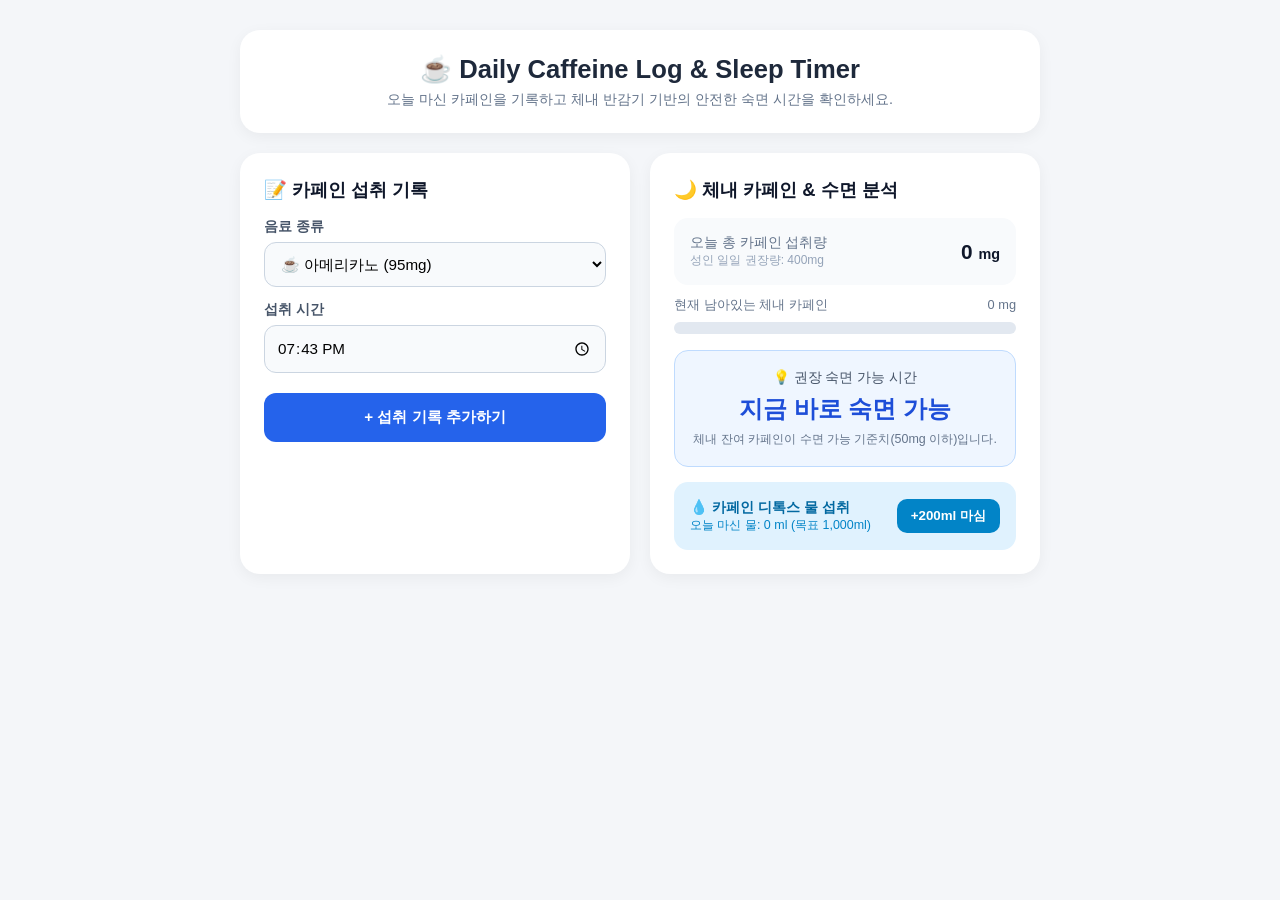
<file: coffein (기능)/index.html>
<!DOCTYPE html>
<html lang="ko">
<head>
  <meta charset="UTF-8">
  <meta name="viewport" content="width=device-width, initial-scale=1.0">
  <title>Daily Caffeine Log & Sleep Timer</title>
  <style>
    * {
      box-sizing: border-box;
      margin: 0;
      padding: 0;
      font-family: -apple-system, BlinkMacSystemFont, "Segoe UI", Roboto, sans-serif;
    }

    body {
      background-color: #F4F6F9;
      color: #333;
      display: flex;
      justify-content: center;
      padding: 30px 15px;
      min-height: 100vh;
    }

    .app-container {
      width: 100%;
      max-width: 800px;
      display: flex;
      flex-direction: column;
      gap: 20px;
    }

    header {
      background: #FFFFFF;
      padding: 24px;
      border-radius: 20px;
      box-shadow: 0 4px 15px rgba(0,0,0,0.05);
      text-align: center;
    }

    header h1 {
      font-size: 1.6rem;
      color: #1E293B;
      margin-bottom: 6px;
    }

    header p {
      font-size: 0.9rem;
      color: #64748B;
    }

    .main-grid {
      display: grid;
      grid-template-columns: repeat(auto-fit, minmax(340px, 1fr));
      gap: 20px;
    }

    .card {
      background: #FFFFFF;
      border-radius: 20px;
      padding: 24px;
      box-shadow: 0 4px 15px rgba(0,0,0,0.05);
    }

    .card h2 {
      font-size: 1.15rem;
      color: #0F172A;
      margin-bottom: 16px;
    }

    .form-group {
      margin-bottom: 14px;
    }

    label {
      display: block;
      font-size: 0.85rem;
      font-weight: 600;
      color: #475569;
      margin-bottom: 6px;
    }

    select, input[type="time"] {
      width: 100%;
      padding: 12px;
      border: 1px solid #CBD5E1;
      border-radius: 12px;
      font-size: 0.95rem;
      background: #F8FAFC;
      outline: none;
    }

    .add-btn {
      width: 100%;
      padding: 14px;
      background: #2563EB;
      color: white;
      border: none;
      border-radius: 12px;
      font-weight: bold;
      font-size: 0.95rem;
      cursor: pointer;
      margin-top: 6px;
    }

    .drink-list {
      list-style: none;
      margin-top: 15px;
      display: flex;
      flex-direction: column;
      gap: 8px;
      max-height: 180px;
      overflow-y: auto;
    }

    .drink-item {
      display: flex;
      justify-content: space-between;
      align-items: center;
      padding: 10px 14px;
      background: #F1F5F9;
      border-radius: 10px;
      font-size: 0.88rem;
    }

    .drink-item button {
      background: #EF4444;
      color: white;
      border: none;
      border-radius: 6px;
      padding: 4px 8px;
      font-size: 0.75rem;
      cursor: pointer;
    }

    .metric-box {
      background: #F8FAFC;
      border-radius: 14px;
      padding: 16px;
      margin-bottom: 12px;
      display: flex;
      justify-content: space-between;
      align-items: center;
    }

    .metric-box .label {
      font-size: 0.85rem;
      color: #64748B;
    }

    .metric-box .value {
      font-size: 1.3rem;
      font-weight: bold;
      color: #0F172A;
    }

    .highlight-box {
      background: #EFF6FF;
      border: 1px solid #BFDBFE;
      border-radius: 14px;
      padding: 18px;
      text-align: center;
    }

    .highlight-box .time {
      font-size: 1.5rem;
      font-weight: 800;
      color: #1D4ED8;
      margin: 6px 0;
    }

    .gauge-bg {
      width: 100%;
      height: 12px;
      background: #E2E8F0;
      border-radius: 6px;
      overflow: hidden;
      margin-top: 8px;
    }

    .gauge-fill {
      height: 100%;
      width: 0%;
      background: #3B82F6;
      transition: width 0.4s ease, background-color 0.4s ease;
    }

    .water-box {
      display: flex;
      align-items: center;
      justify-content: space-between;
      background: #E0F2FE;
      border-radius: 14px;
      padding: 16px;
      margin-top: 15px;
    }

    .water-btn {
      background: #0284C7;
      color: white;
      border: none;
      padding: 8px 14px;
      border-radius: 10px;
      font-weight: bold;
      cursor: pointer;
    }
  </style>
</head>
<body>

  <div class="app-container">
    <header>
      <h1>☕ Daily Caffeine Log & Sleep Timer</h1>
      <p>오늘 마신 카페인을 기록하고 체내 반감기 기반의 안전한 숙면 시간을 확인하세요.</p>
    </header>

    <div class="main-grid">
      <!-- 왼쪽: 카페인 기록 입력 -->
      <div class="card">
        <h2>📝 카페인 섭취 기록</h2>
        
        <div class="form-group">
          <label for="drinkType">음료 종류</label>
          <select id="drinkType">
            <option value="95" data-name="아메리카노 (1잔)">☕ 아메리카노 (95mg)</option>
            <option value="150" data-name="카페라떼 / 카푸치노">🥛 카페라떼 (150mg)</option>
            <option value="130" data-name="에스프레소 2샷">☕ 에스프레소 2샷 (130mg)</option>
            <option value="40" data-name="녹차 / 홍차">🍵 녹차 / 홍차 (40mg)</option>
            <option value="100" data-name="에너지 드링크">⚡ 에너지 드링크 (100mg)</option>
            <option value="30" data-name="콜라 / 초콜릿">🥤 콜라 / 초콜릿 (30mg)</option>
          </select>
        </div>

        <div class="form-group">
          <label for="drinkTime">섭취 시간</label>
          <input type="time" id="drinkTime">
        </div>

        <button class="add-btn" onclick="addDrink()">+ 섭취 기록 추가하기</button>

        <ul class="drink-list" id="drinkList"></ul>
      </div>

      <!-- 오른쪽: 분석 & 수면 타이머 -->
      <div class="card">
        <h2>🌙 체내 카페인 & 수면 분석</h2>

        <div class="metric-box">
          <div>
            <div class="label">오늘 총 카페인 섭취량</div>
            <div style="font-size: 0.75rem; color: #94A3B8;">성인 일일 권장량: 400mg</div>
          </div>
          <div class="value"><span id="totalCaffeine">0</span> <small style="font-size:0.9rem">mg</small></div>
        </div>

        <div style="margin-bottom: 16px;">
          <div style="display:flex; justify-content:space-between; font-size:0.8rem; color:#64748B;">
            <span>현재 남아있는 체내 카페인</span>
            <span id="currentResidual">0 mg</span>
          </div>
          <div class="gauge-bg">
            <div class="gauge-fill" id="gaugeFill"></div>
          </div>
        </div>

        <div class="highlight-box">
          <div style="font-size: 0.85rem; color: #475569;">💡 권장 숙면 가능 시간</div>
          <div class="time" id="recommendedSleepTime">지금 바로 숙면 가능</div>
          <div style="font-size: 0.78rem; color: #64748B;" id="sleepStatusText">체내 잔여 카페인이 수면 기준치(50mg) 이하입니다.</div>
        </div>

        <div class="water-box">
          <div>
            <div style="font-weight:bold; font-size:0.9rem; color:#0369A1;">💧 카페인 디톡스 물 섭취</div>
            <div style="font-size:0.78rem; color:#0284C7;" id="waterText">오늘 마신 물: 0 ml (목표 1,000ml)</div>
          </div>
          <button class="water-btn" onclick="addWater()">+200ml 마심</button>
        </div>
      </div>
    </div>
  </div>

  <script>
    const now = new Date();
    const hours = String(now.getHours()).padStart(2, '0');
    const minutes = String(now.getMinutes()).padStart(2, '0');
    document.getElementById('drinkTime').value = hours + ':' + minutes;

    let drinks = [];
    let waterIntake = 0;

    function addDrink() {
      const select = document.getElementById('drinkType');
      const caffeineAmount = parseInt(select.value);
      const drinkName = select.options[select.selectedIndex].getAttribute('data-name');
      const timeVal = document.getElementById('drinkTime').value;

      if (!timeVal) {
        alert('섭취 시간을 선택해 주세요!');
        return;
      }

      drinks.push({
        id: Date.now(),
        name: drinkName,
        caffeine: caffeineAmount,
        time: timeVal
      });

      updateUI();
    }

    function removeDrink(id) {
      drinks = drinks.filter(d => d.id !== id);
      updateUI();
    }

    function addWater() {
      waterIntake += 200;
      document.getElementById('waterText').innerText = '오늘 마신 물: ' + waterIntake + ' ml (목표 1,000ml)';
      updateUI();
    }

    function calculateCaffeine() {
      let total = 0;
      let currentResidualTotal = 0;
      const now = new Date();

      drinks.forEach(d => {
        total += d.caffeine;

        const timeParts = d.time.split(':');
        const h = parseInt(timeParts[0]);
        const m = parseInt(timeParts[1]);
        
        const drinkDate = new Date();
        drinkDate.setHours(h, m, 0, 0);

        let diffHours = (now - drinkDate) / (1000 * 60 * 60);
        if (diffHours < 0) diffHours += 24;

        const residual = d.caffeine * Math.pow(0.5, diffHours / 5);
        currentResidualTotal += residual;
      });

      return {
        total: total,
        residual: Math.round(currentResidualTotal)
      };
    }

    function updateUI() {
      const listEl = document.getElementById('drinkList');
      listEl.innerHTML = '';
      drinks.forEach(d => {
        const li = document.createElement('li');
        li.className = 'drink-item';
        li.innerHTML = '<span><strong>' + d.name + '</strong> (' + d.time + ') - ' + d.caffeine + 'mg</span><button onclick="removeDrink(' + d.id + ')">삭제</button>';
        listEl.appendChild(li);
      });

      const data = calculateCaffeine();
      document.getElementById('totalCaffeine').innerText = data.total;
      document.getElementById('currentResidual').innerText = data.residual + ' mg';

      let effectiveResidual = Math.max(0, data.residual - Math.floor(waterIntake / 250) * 5);

      const gaugeFill = document.getElementById('gaugeFill');
      const percentage = Math.min(100, (effectiveResidual / 200) * 100);
      gaugeFill.style.width = percentage + '%';

      if (effectiveResidual > 100) {
        gaugeFill.style.backgroundColor = '#EF4444';
      } else if (effectiveResidual > 50) {
        gaugeFill.style.backgroundColor = '#F59E0B';
      } else {
        gaugeFill.style.backgroundColor = '#3B82F6';
      }

      const sleepTimeEl = document.getElementById('recommendedSleepTime');
      const sleepStatusEl = document.getElementById('sleepStatusText');

      if (effectiveResidual <= 50) {
        sleepTimeEl.innerText = '지금 바로 숙면 가능';
        sleepStatusEl.innerText = '체내 잔여 카페인이 수면 가능 기준치(50mg 이하)입니다.';
      } else {
        const hoursNeeded = 5 * Math.log2(effectiveResidual / 50);
        const sleepTargetDate = new Date(Date.now() + hoursNeeded * 60 * 60 * 1000);

        const targetH = String(sleepTargetDate.getHours()).padStart(2, '0');
        const targetM = String(sleepTargetDate.getMinutes()).padStart(2, '0');

        sleepTimeEl.innerText = '오늘 밤 ' + targetH + ':' + targetM + ' 이후';
        sleepStatusEl.innerText = '수면 장애 없이 숙면하려면 체내 카페인이 50mg 이하로 떨어지는 위 시각 이후 취침을 권장합니다.';
      }
    }

    updateUI();
  </script>
</body>
</html>
</file>
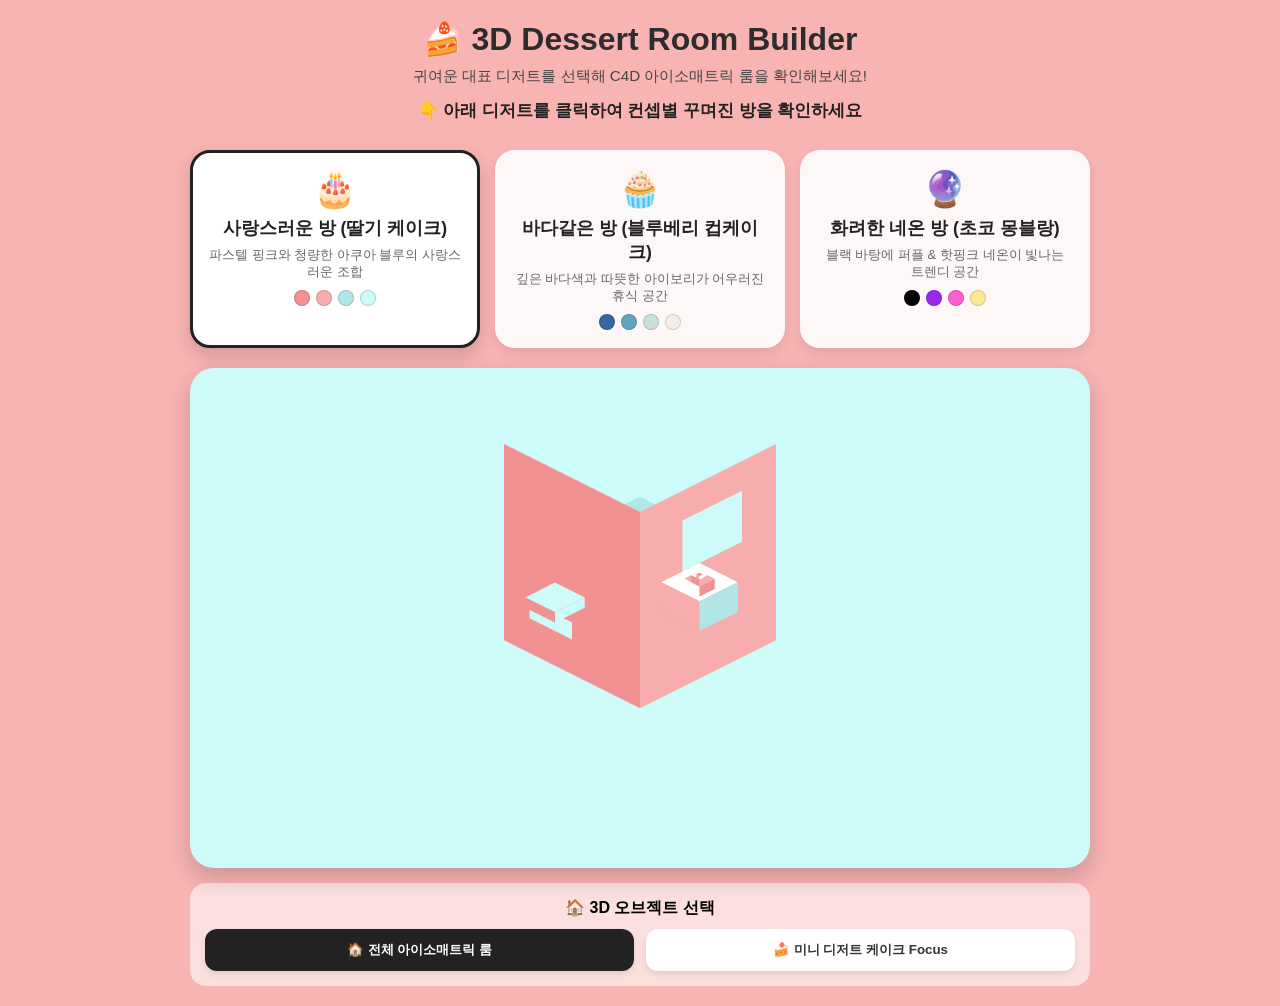
<file: dessert (재미 아이디어)/index.html>
<!DOCTYPE html>
<html lang="ko">
<head>
  <meta charset="UTF-8">
  <meta name="viewport" content="width=device-width, initial-scale=1.0">
  <title>3D Dessert Room Builder</title>
  <style>
    * {
      box-sizing: border-box;
      margin: 0;
      padding: 0;
      font-family: -apple-system, BlinkMacSystemFont, "Segoe UI", Roboto, sans-serif;
    }

    body {
      background-color: #F8B3B3;
      display: flex;
      flex-direction: column;
      align-items: center;
      padding: 20px;
      min-height: 100vh;
      transition: background-color 0.4s ease;
    }

    header {
      text-align: center;
      margin-bottom: 20px;
    }

    h1 {
      font-size: 2rem;
      color: #2D2D2D;
      margin-bottom: 8px;
    }

    p.subtitle {
      font-size: 0.95rem;
      color: #444;
    }

    .guide-text {
      margin: 12px 0 8px;
      font-weight: bold;
      font-size: 1.05rem;
      color: #222;
    }

    .card-container {
      display: flex;
      gap: 15px;
      width: 100%;
      max-width: 900px;
      margin-bottom: 20px;
      flex-wrap: wrap;
      justify-content: center;
    }

    .card {
      flex: 1;
      min-width: 250px;
      background: rgba(255, 255, 255, 0.9);
      border: 3px solid transparent;
      border-radius: 20px;
      padding: 15px;
      text-align: center;
      cursor: pointer;
      transition: all 0.2s ease;
      box-shadow: 0 6px 12px rgba(0,0,0,0.08);
    }

    .card:hover {
      transform: translateY(-4px);
    }

    .card.active {
      border-color: #222;
      background: #FFFFFF;
      box-shadow: 0 8px 18px rgba(0,0,0,0.15);
    }

    .card .icon {
      font-size: 2.2rem;
      margin-bottom: 6px;
    }

    .card h3 {
      font-size: 1.1rem;
      margin-bottom: 6px;
      color: #222;
    }

    .card p {
      font-size: 0.82rem;
      color: #666;
      margin-bottom: 10px;
      line-height: 1.3;
    }

    .color-dots {
      display: flex;
      justify-content: center;
      gap: 6px;
    }

    .dot {
      width: 16px;
      height: 16px;
      border-radius: 50%;
      border: 1px solid rgba(0,0,0,0.15);
    }

    /* 3D 캔버스 영역 */
    #canvas-container {
      width: 100%;
      max-width: 900px;
      height: 500px;
      border-radius: 24px;
      overflow: hidden;
      box-shadow: 0 10px 25px rgba(0,0,0,0.18);
      position: relative;
      background-color: #CCFBFA;
      transition: background-color 0.4s ease;
    }

    canvas {
      width: 100% !important;
      height: 100% !important;
      display: block;
    }

    .control-panel {
      width: 100%;
      max-width: 900px;
      margin-top: 15px;
      background: rgba(255, 255, 255, 0.6);
      border-radius: 16px;
      padding: 15px;
      display: flex;
      flex-direction: column;
      gap: 10px;
      align-items: center;
    }

    .btn-group {
      display: flex;
      gap: 12px;
      width: 100%;
    }

    .btn {
      flex: 1;
      padding: 12px;
      border: none;
      border-radius: 12px;
      background: #FFFFFF;
      color: #333;
      font-weight: bold;
      cursor: pointer;
      box-shadow: 0 3px 6px rgba(0,0,0,0.1);
      transition: all 0.2s;
    }

    .btn.active {
      background: #222;
      color: #FFF;
    }
  </style>
</head>
<body>

  <header>
    <h1>🍰 3D Dessert Room Builder</h1>
    <p class="subtitle">귀여운 대표 디저트를 선택해 C4D 아이소매트릭 룸을 확인해보세요!</p>
    <div class="guide-text">👇 아래 디저트를 클릭하여 컨셉별 꾸며진 방을 확인하세요</div>
  </header>

  <div class="card-container">
    <div class="card active" onclick="switchTheme(0)">
      <div class="icon">🎂</div>
      <h3>사랑스러운 방 (딸기 케이크)</h3>
      <p>파스텔 핑크와 청량한 아쿠아 블루의 사랑스러운 조합</p>
      <div class="color-dots">
        <div class="dot" style="background:#F29191"></div>
        <div class="dot" style="background:#F7ADAD"></div>
        <div class="dot" style="background:#B1E5E6"></div>
        <div class="dot" style="background:#CCFBFA"></div>
      </div>
    </div>

    <div class="card" onclick="switchTheme(1)">
      <div class="icon">🧁</div>
      <h3>바다같은 방 (블루베리 컵케이크)</h3>
      <p>깊은 바다색과 따뜻한 아이보리가 어우러진 휴식 공간</p>
      <div class="color-dots">
        <div class="dot" style="background:#3368A0"></div>
        <div class="dot" style="background:#66A3BF"></div>
        <div class="dot" style="background:#C8DFDB"></div>
        <div class="dot" style="background:#F2EFE7"></div>
      </div>
    </div>

    <div class="card" onclick="switchTheme(2)">
      <div class="icon">🔮</div>
      <h3>화려한 네온 방 (초코 몽블랑)</h3>
      <p>블랙 바탕에 퍼플 & 핫핑크 네온이 빛나는 트렌디 공간</p>
      <div class="color-dots">
        <div class="dot" style="background:#000000"></div>
        <div class="dot" style="background:#9929EA"></div>
        <div class="dot" style="background:#FF5FCF"></div>
        <div class="dot" style="background:#FAEB92"></div>
      </div>
    </div>
  </div>

  <div id="canvas-container">
    <canvas id="roomCanvas"></canvas>
  </div>

  <div class="control-panel">
    <div style="font-weight: bold;">🏠 3D 오브젝트 선택</div>
    <div class="btn-group">
      <button class="btn active" onclick="setFocus('room')">🏠 전체 아이소매트릭 룸</button>
      <button class="btn" onclick="setFocus('dessert')">🍰 미니 디저트 케이크 Focus</button>
    </div>
  </div>

  <script>
    const canvas = document.getElementById('roomCanvas');
    const ctx = canvas.getContext('2d');
    const container = document.getElementById('canvas-container');

    let currentTheme = 0;
    let currentFocus = 'room';
    let angle = 0;

    const themes = [
      {
        bg: '#CCFBFA',
        wallLeft: '#F29191',
        wallRight: '#F7ADAD',
        floor: '#B1E5E6',
        bed: '#F29191',
        sheet: '#CCFBFA',
        desk: '#FFFFFF',
        cakeBase: '#F7ADAD',
        cakeCream: '#FFFFFF',
        cakeTop: '#F29191',
        windowBg: '#CCFBFA'
      },
      {
        bg: '#F2EFE7',
        wallLeft: '#3368A0',
        wallRight: '#66A3BF',
        floor: '#C8DFDB',
        bed: '#3368A0',
        sheet: '#F2EFE7',
        desk: '#F2EFE7',
        cakeBase: '#66A3BF',
        cakeCream: '#3368A0',
        cakeTop: '#C8DFDB',
        windowBg: '#EBF3F8'
      },
      {
        bg: '#000000',
        wallLeft: '#2D0A4E',
        wallRight: '#4A1282',
        floor: '#150524',
        bed: '#9929EA',
        sheet: '#FF5FCF',
        desk: '#3A0066',
        cakeBase: '#FF5FCF',
        cakeCream: '#FAEB92',
        cakeTop: '#9929EA',
        windowBg: '#FAEB92'
      }
    ];

    function resizeCanvas() {
      canvas.width = container.clientWidth;
      canvas.height = container.clientHeight;
    }

    function drawIsoBox(cx, cy, w, h, d, colorTop, colorLeft, colorRight) {
      ctx.fillStyle = colorTop;
      ctx.beginPath();
      ctx.moveTo(cx, cy - h);
      ctx.lineTo(cx + w, cy - h - w * 0.5);
      ctx.lineTo(cx, cy - h - w);
      ctx.lineTo(cx - w, cy - h - w * 0.5);
      ctx.closePath();
      ctx.fill();

      ctx.fillStyle = colorLeft;
      ctx.beginPath();
      ctx.moveTo(cx - w, cy - h - w * 0.5);
      ctx.lineTo(cx, cy - h);
      ctx.lineTo(cx, cy);
      ctx.lineTo(cx - w, cy - w * 0.5);
      ctx.closePath();
      ctx.fill();

      ctx.fillStyle = colorRight;
      ctx.beginPath();
      ctx.moveTo(cx, cy - h);
      ctx.lineTo(cx + w, cy - h - w * 0.5);
      ctx.lineTo(cx + w, cy - w * 0.5);
      ctx.lineTo(cx, cy);
      ctx.closePath();
      ctx.fill();
    }

    function draw() {
      const w = canvas.width;
      const h = canvas.height;
      const t = themes[currentTheme];

      container.style.backgroundColor = t.bg;
      ctx.clearRect(0, 0, w, h);

      let cx = w / 2;
      let cy = currentFocus === 'room' ? h / 2 + 30 : h / 2 + 120;
      let scale = currentFocus === 'room' ? 0.85 : 1.5;

      ctx.save();
      ctx.translate(cx, cy);
      ctx.scale(scale, scale);

      // 1. 바닥
      drawIsoBox(0, 0, 160, 18, 160, t.floor, t.wallLeft, t.wallRight);

      // 2. 왼쪽 벽
      ctx.fillStyle = t.wallLeft;
      ctx.beginPath();
      ctx.moveTo(-160, -9);
      ctx.lineTo(0, 71);
      ctx.lineTo(0, -160);
      ctx.lineTo(-160, -240);
      ctx.closePath();
      ctx.fill();

      // 3. 오른쪽 벽
      ctx.fillStyle = t.wallRight;
      ctx.beginPath();
      ctx.moveTo(0, 71);
      ctx.lineTo(160, -9);
      ctx.lineTo(160, -240);
      ctx.lineTo(0, -160);
      ctx.closePath();
      ctx.fill();

      // 4. 창문
      ctx.fillStyle = t.windowBg;
      ctx.beginPath();
      ctx.moveTo(50, -90);
      ctx.lineTo(120, -125);
      ctx.lineTo(120, -185);
      ctx.lineTo(50, -150);
      ctx.closePath();
      ctx.fill();

      // 5. 침대
      drawIsoBox(-80, -10, 50, 20, 80, t.bed, t.sheet, t.wallLeft);
      drawIsoBox(-100, -30, 35, 12, 25, t.sheet, t.bed, t.sheet);

      // 6. 책상
      drawIsoBox(70, -20, 45, 35, 45, t.desk, t.wallRight, t.floor);

      // 7. 케이크 (책상 위 3D 디저트)
      let cakeY = -60 + Math.sin(angle) * 3;
      drawIsoBox(70, cakeY, 18, 12, 18, t.cakeBase, t.cakeCream, t.cakeTop);
      drawIsoBox(70, cakeY - 12, 10, 8, 10, t.cakeCream, t.cakeTop, t.cakeBase);
      drawIsoBox(70, cakeY - 20, 4, 4, 4, t.cakeTop, t.cakeBase, t.cakeCream);

      ctx.restore();

      angle += 0.05;
      requestAnimationFrame(draw);
    }

    function switchTheme(index) {
      currentTheme = index;
      document.querySelectorAll('.card').forEach((card, idx) => {
        card.classList.toggle('active', idx === index);
      });
    }

    function setFocus(type) {
      currentFocus = type;
      const btns = document.querySelectorAll('.btn');
      btns[0].classList.toggle('active', type === 'room');
      btns[1].classList.toggle('active', type === 'dessert');
    }

    window.addEventListener('resize', resizeCanvas);
    resizeCanvas();
    draw();
  </script>
</body>
</html>
</file>
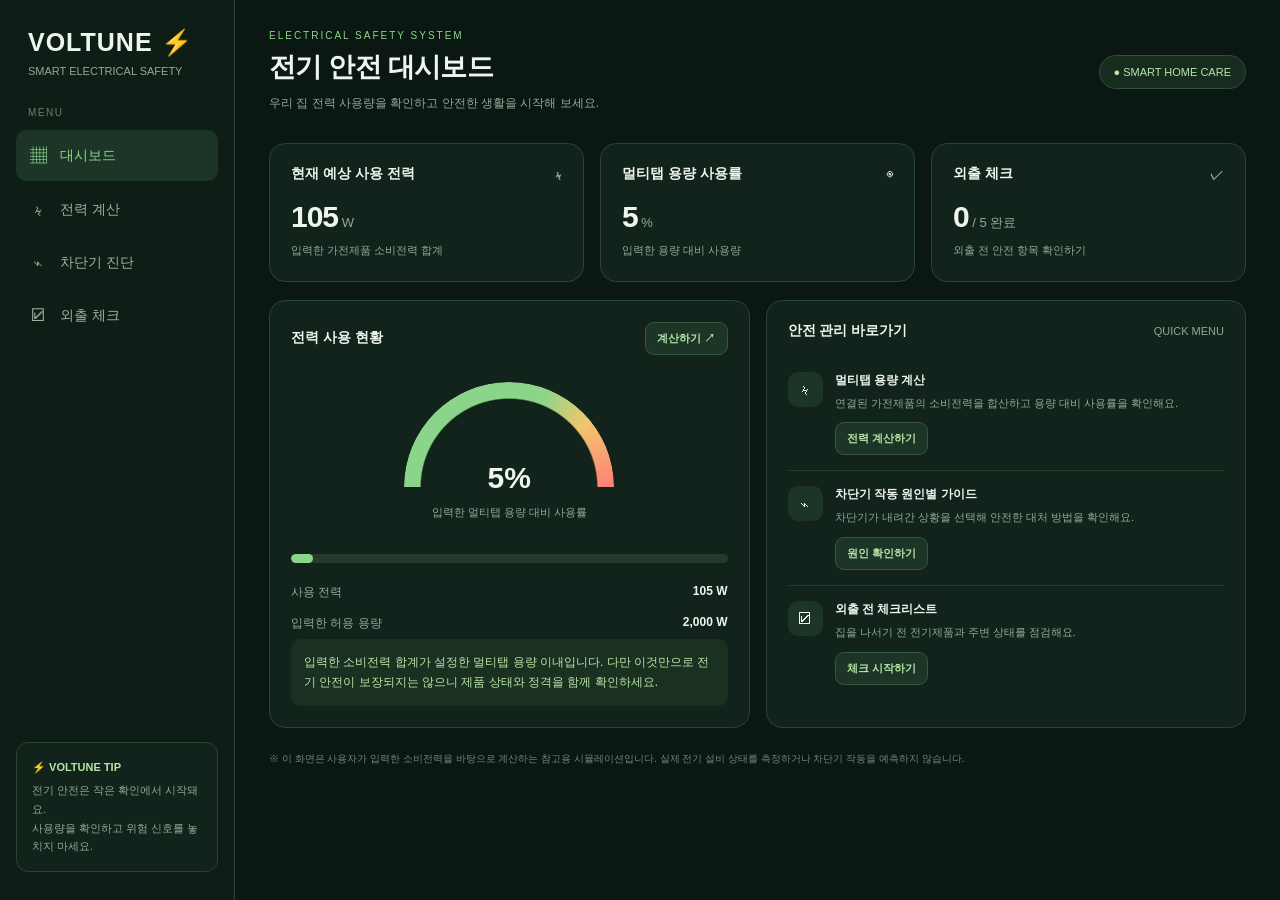
<file: 회로/index.html>
<!DOCTYPE html>
<html lang="ko">
<head>
<meta charset="UTF-8">
<meta name="viewport" content="width=device-width, initial-scale=1.0">
<title>VOLTUNE | 전기 안전 관리</title>
<style>
:root {
  --bg:#0b1712;
  --panel:#12231b;
  --panel2:#192d23;
  --line:#294335;
  --green:#8bd58a;
  --green2:#b7e6a8;
  --text:#eef5ef;
  --muted:#91a99a;
  --yellow:#f1c76c;
  --red:#ff8178;
}
*{box-sizing:border-box}
body{
  margin:0;background:var(--bg);color:var(--text);
  font-family:Arial,"Noto Sans KR",sans-serif;font-size:14px;
}
button,input,select{font:inherit}
button{cursor:pointer}
.app{display:flex;min-height:100vh}
.sidebar{
  width:235px;flex-shrink:0;background:#0e1d15;
  border-right:1px solid var(--line);padding:28px 16px;
  display:flex;flex-direction:column;
}
.logo{font-size:25px;font-weight:800;letter-spacing:1px;padding:0 12px}
.logo span{color:var(--green)}
.tagline{color:var(--muted);font-size:11px;padding:8px 12px 30px}
.menu-label{font-size:10px;color:#688271;letter-spacing:1.5px;padding:0 12px 12px}
.nav{
  width:100%;display:flex;align-items:center;gap:12px;
  border:0;background:transparent;color:#9db2a3;
  padding:14px 12px;border-radius:10px;text-align:left;margin-bottom:5px;
}
.nav:hover,.nav.active{background:#1c3527;color:var(--green)}
.nav .ico{width:20px;text-align:center;font-size:17px}
.side-note{
  margin-top:auto;border:1px solid var(--line);background:var(--panel);
  padding:15px;border-radius:12px;line-height:1.7;color:var(--muted);font-size:11px;
}
.side-note strong{color:var(--green2);display:block;margin-bottom:5px}
main{flex:1;min-width:0;padding:30px 34px 50px;max-width:1600px;margin:0 auto;width:100%}
.topbar{display:flex;justify-content:space-between;align-items:center;gap:15px;margin-bottom:30px}
.eyebrow{font-size:10px;letter-spacing:2px;color:var(--green);margin-bottom:8px}
h1{font-size:27px;margin:0;font-weight:700;letter-spacing:-.7px}
.subtitle{color:var(--muted);margin-top:9px;font-size:12px;line-height:1.6}
.status-pill{border:1px solid #31513b;background:#172b1e;color:var(--green2);border-radius:30px;padding:10px 14px;white-space:nowrap;font-size:11px}
.page{display:none}
.page.active{display:block}
.grid{display:grid;gap:16px}
.stats{grid-template-columns:repeat(3,minmax(0,1fr));margin-bottom:18px}
.two{grid-template-columns:repeat(2,minmax(0,1fr))}
.card{
  background:var(--panel);border:1px solid var(--line);
  border-radius:16px;padding:21px;min-width:0;
}
.card-head{display:flex;align-items:center;justify-content:space-between;gap:10px;margin-bottom:17px}
.card-title{font-size:14px;font-weight:700}
.small-label{font-size:11px;color:var(--muted)}
.big-number{font-size:30px;font-weight:750;letter-spacing:-1px}
.big-number small{font-size:13px;color:var(--muted);font-weight:400;letter-spacing:0}
.stat-foot{font-size:11px;color:var(--muted);margin-top:8px;line-height:1.6}
.green{color:var(--green)}
.yellow{color:var(--yellow)}
.red{color:var(--red)}
.section-title{font-size:18px;margin:0 0 8px}
.section-desc{color:var(--muted);font-size:12px;line-height:1.7;margin:0 0 22px}
.section-top{margin-bottom:22px}
.btn{
  background:var(--green);color:#102015;border:0;border-radius:9px;
  padding:11px 15px;font-weight:700;font-size:12px;
}
.btn:hover{background:var(--green2)}
.btn.secondary{background:#1d3527;color:var(--green2);border:1px solid #365640}
.btn.danger{background:#432522;color:#ffaaa1;border:1px solid #6d3a34}
.btn.small{padding:8px 11px;font-size:11px}
.field{display:flex;flex-direction:column;gap:8px;margin-bottom:17px}
.field label{font-size:12px;color:#b7cbbd}
input,select{
  width:100%;background:#0c1a12;color:var(--text);
  border:1px solid #31503d;border-radius:9px;padding:12px;
  outline:none;min-width:0;
}
input:focus,select:focus{border-color:var(--green)}
.help{font-size:11px;color:var(--muted);line-height:1.6}
.appliance-list{display:flex;flex-direction:column;gap:9px;margin:14px 0}
.appliance-row{
  display:grid;grid-template-columns:minmax(0,1fr) 95px 74px 30px;
  gap:8px;align-items:center;background:#0e1c14;
  border:1px solid #263e30;padding:9px;border-radius:10px;
}
.appliance-row select,.appliance-row input{padding:9px;font-size:12px}
.appliance-row .watts{font-size:11px;color:var(--muted);text-align:right}
.remove{border:0;background:transparent;color:#bd8b83;font-size:19px}
.summary-box{padding:16px;background:#0d1b13;border:1px solid var(--line);border-radius:12px;margin:16px 0}
.summary-line{display:flex;justify-content:space-between;gap:10px;padding:7px 0;color:var(--muted);font-size:12px}
.summary-line strong{color:var(--text)}
.progress{height:9px;background:#27392d;border-radius:20px;overflow:hidden;margin:14px 0}
.progress-fill{height:100%;width:0%;background:var(--green);border-radius:20px;transition:width .25s}
.result-message{border-radius:10px;padding:13px;font-size:12px;line-height:1.7;background:#1a3021;color:var(--green2)}
.result-message.warn{background:#352c18;color:#f1d18a}
.result-message.alert{background:#3b211f;color:#ffaaa1}
.gauge-wrap{display:flex;align-items:center;justify-content:center;flex-direction:column;padding:10px 0 20px}
.gauge{width:210px;height:115px;position:relative;overflow:hidden}
.gauge-arc{
  width:210px;height:210px;border-radius:50%;
  background:conic-gradient(from 270deg,#8bd58a 0deg,#8bd58a 110deg,#f1c76c 140deg,#ff8178 180deg,transparent 180deg);
  -webkit-mask:radial-gradient(circle,transparent 59%,#000 60%);
  mask:radial-gradient(circle,transparent 59%,#000 60%);
}
.gauge-cover{position:absolute;inset:0;display:flex;justify-content:center;align-items:flex-end;padding-bottom:2px}
.gauge-value{font-size:30px;font-weight:800}
.gauge-caption{color:var(--muted);font-size:11px;margin-top:8px}
.device-presets{display:flex;flex-wrap:wrap;gap:7px;margin:12px 0 18px}
.chip{border:1px solid #31503d;background:#12251a;color:#c4d6c8;border-radius:30px;padding:8px 10px;font-size:11px}
.chip:hover{border-color:var(--green);color:var(--green)}
.list-item{
  display:flex;gap:12px;align-items:flex-start;padding:15px 0;
  border-bottom:1px solid #263c2e;
}
.list-item:last-child{border-bottom:0}
.list-icon{width:35px;height:35px;flex-shrink:0;display:grid;place-items:center;border-radius:10px;background:#1d3526;font-size:16px}
.list-item strong{font-size:12px;display:block;margin-bottom:5px}
.list-item p{font-size:11px;color:var(--muted);line-height:1.7;margin:0}
.cause-grid{grid-template-columns:repeat(2,minmax(0,1fr))}
.cause-btn{
  border:1px solid var(--line);background:var(--panel);color:var(--text);
  padding:17px;border-radius:13px;text-align:left;min-height:110px;
}
.cause-btn:hover,.cause-btn.selected{border-color:var(--green);background:#1a3022}
.cause-btn .cause-icon{font-size:22px;margin-bottom:12px}
.cause-btn strong{display:block;font-size:12px;margin-bottom:6px}
.cause-btn span{color:var(--muted);font-size:11px;line-height:1.5}
.guide-result{margin-top:18px}
.guide-result h3{font-size:15px;margin:0 0 12px}
.guide-result p,.guide-result li{font-size:12px;line-height:1.8;color:#c3d3c7}
.guide-result ul{padding-left:18px}
.warning-note{border-left:3px solid var(--yellow);padding:12px 14px;background:#282718;color:#dfd3a9;font-size:11px;line-height:1.8;border-radius:0 8px 8px 0;margin-top:15px}
.checklist{display:flex;flex-direction:column;gap:10px}
.check-row{
  display:flex;align-items:flex-start;gap:12px;background:#0e1d14;
  border:1px solid #263f30;border-radius:11px;padding:15px;cursor:pointer;
}
.check-row input{width:17px;height:17px;margin:1px 0 0;accent-color:var(--green);flex-shrink:0}
.check-row strong{font-size:12px;display:block;margin-bottom:5px}
.check-row span{font-size:11px;color:var(--muted);line-height:1.6}
.check-row.done{opacity:.65}
.check-row.done strong{text-decoration:line-through}
.check-progress{font-size:12px;color:var(--green2);margin-bottom:13px}
.footer-note{color:#708778;font-size:10px;line-height:1.8;margin-top:22px}
.empty{color:var(--muted);font-size:12px;padding:20px;text-align:center}
@media(max-width:900px){
 .sidebar{width:190px;padding:20px 10px}
 main{padding:24px 20px}
 .stats{grid-template-columns:1fr 1fr}
 .two{grid-template-columns:1fr}
}
@media(max-width:650px){
 .app{display:block}
 .sidebar{width:100%;padding:16px;border-right:0;border-bottom:1px solid var(--line)}
 .logo{padding:0 5px}
 .tagline{padding:5px 5px 15px}
 .menu-label,.side-note{display:none}
 .nav-wrap{display:flex;gap:5px;overflow-x:auto}
 .nav{width:auto;white-space:nowrap;margin:0;padding:10px;font-size:11px}
 main{padding:22px 14px}
 .topbar{align-items:flex-start}
 h1{font-size:23px}
 .status-pill{font-size:10px;padding:8px}
 .stats{grid-template-columns:1fr}
 .cause-grid{grid-template-columns:1fr}
 .appliance-row{grid-template-columns:minmax(0,1fr) 75px 28px}
 .appliance-row .watts{display:none}
}
</style>
</head>
<body>
<div class="app">
  <aside class="sidebar">
    <div class="logo">VOLTUNE <span>⚡</span></div>
    <div class="tagline">SMART ELECTRICAL SAFETY</div>
    <div class="menu-label">MENU</div>
    <div class="nav-wrap">
      <button class="nav active" data-page="dashboard"><span class="ico">▦</span> 대시보드</button>
      <button class="nav" data-page="power"><span class="ico">ϟ</span> 전력 계산</button>
      <button class="nav" data-page="diagnosis"><span class="ico">⌁</span> 차단기 진단</button>
      <button class="nav" data-page="checklist"><span class="ico">☑</span> 외출 체크</button>
    </div>
    <div class="side-note">
      <strong>⚡ VOLTUNE TIP</strong>
      전기 안전은 작은 확인에서 시작돼요.<br>
      사용량을 확인하고 위험 신호를 놓치지 마세요.
    </div>
  </aside>

  <main>
    <header class="topbar">
      <div>
        <div class="eyebrow">ELECTRICAL SAFETY SYSTEM</div>
        <h1 id="pageTitle">전기 안전 대시보드</h1>
        <div class="subtitle" id="pageSubtitle">우리 집 전력 사용량을 확인하고 안전한 생활을 시작해 보세요.</div>
      </div>
      <div class="status-pill">● SMART HOME CARE</div>
    </header>

    <!-- 대시보드 -->
    <section class="page active" id="dashboard">
      <div class="grid stats">
        <div class="card">
          <div class="card-head"><span class="card-title">현재 예상 사용 전력</span><span>ϟ</span></div>
          <div class="big-number"><span id="dashWatts">0</span><small> W</small></div>
          <div class="stat-foot">입력한 가전제품 소비전력 합계</div>
        </div>
        <div class="card">
          <div class="card-head"><span class="card-title">멀티탭 용량 사용률</span><span>◉</span></div>
          <div class="big-number"><span id="dashPercent">0</span><small> %</small></div>
          <div class="stat-foot" id="dashPercentText">전력 계산 메뉴에서 제품을 설정해 주세요.</div>
        </div>
        <div class="card">
          <div class="card-head"><span class="card-title">외출 체크</span><span>✓</span></div>
          <div class="big-number"><span id="dashChecks">0</span><small> / 5 완료</small></div>
          <div class="stat-foot">외출 전 안전 항목 확인하기</div>
        </div>
      </div>

      <div class="grid two">
        <div class="card">
          <div class="card-head">
            <span class="card-title">전력 사용 현황</span>
            <button class="btn secondary small" data-go="power">계산하기 ↗</button>
          </div>
          <div class="gauge-wrap">
            <div class="gauge"><div class="gauge-arc"></div><div class="gauge-cover"><div class="gauge-value"><span id="dashGauge">0</span>%</div></div></div>
            <div class="gauge-caption">입력한 멀티탭 용량 대비 사용률</div>
          </div>
          <div class="progress"><div class="progress-fill" id="dashBar"></div></div>
          <div class="summary-line"><span>사용 전력</span><strong id="dashUsed">0 W</strong></div>
          <div class="summary-line"><span>입력한 허용 용량</span><strong id="dashCapacity">2,000 W</strong></div>
          <div id="dashMessage" class="result-message">가전제품을 선택하면 사용량을 확인할 수 있어요.</div>
        </div>
        <div class="card">
          <div class="card-head"><span class="card-title">안전 관리 바로가기</span><span class="small-label">QUICK MENU</span></div>
          <div class="list-item">
            <div class="list-icon">ϟ</div><div><strong>멀티탭 용량 계산</strong><p>연결된 가전제품의 소비전력을 합산하고 용량 대비 사용률을 확인해요.</p><button class="btn secondary small" data-go="power" style="margin-top:10px">전력 계산하기</button></div>
          </div>
          <div class="list-item">
            <div class="list-icon">⌁</div><div><strong>차단기 작동 원인별 가이드</strong><p>차단기가 내려간 상황을 선택해 안전한 대처 방법을 확인해요.</p><button class="btn secondary small" data-go="diagnosis" style="margin-top:10px">원인 확인하기</button></div>
          </div>
          <div class="list-item">
            <div class="list-icon">☑</div><div><strong>외출 전 체크리스트</strong><p>집을 나서기 전 전기제품과 주변 상태를 점검해요.</p><button class="btn secondary small" data-go="checklist" style="margin-top:10px">체크 시작하기</button></div>
          </div>
        </div>
      </div>
      <p class="footer-note">※ 이 화면은 사용자가 입력한 소비전력을 바탕으로 계산하는 참고용 시뮬레이션입니다. 실제 전기 설비 상태를 측정하거나 차단기 작동을 예측하지 않습니다.</p>
    </section>

    <!-- 전력 계산 -->
    <section class="page" id="power">
      <div class="section-top">
        <h2 class="section-title">멀티탭 전력 계산</h2>
        <p class="section-desc">사용 중인 멀티탭의 정격 용량과 연결된 가전제품을 설정해 전력 사용량을 확인해 보세요.</p>
      </div>
      <div class="grid two">
        <div class="card">
          <div class="card-head"><span class="card-title">01 / 멀티탭 설정</span><span class="small-label">POWER STRIP</span></div>
          <div class="field">
            <label for="stripType">멀티탭 제품 종류</label>
            <select id="stripType">
              <option value="2000">일반 멀티탭 · 2,000 W</option>
              <option value="2800">고용량 멀티탭 · 2,800 W</option>
              <option value="3000">고용량 멀티탭 · 3,000 W</option>
              <option value="custom">직접 입력</option>
            </select>
            <div class="help">제품 라벨에 표시된 정격 용량(W)을 확인해 선택하세요. 제품마다 용량이 다를 수 있어요.</div>
          </div>
          <div class="field">
            <label for="capacity">멀티탭 허용 용량 (W)</label>
            <input id="capacity" type="number" min="1" max="100000" value="2000">
          </div>
          <div class="card-head" style="margin-top:28px"><span class="card-title">02 / 연결된 가전제품</span><span class="small-label">APPLIANCES</span></div>
          <div class="help">제품을 추가한 뒤 소비전력을 확인하세요. 실제 소비전력은 제품 라벨을 우선해 입력하세요.</div>
          <div class="device-presets">
            <button class="chip" data-add="노트북">＋ 노트북</button>
            <button class="chip" data-add="전자레인지">＋ 전자레인지</button>
            <button class="chip" data-add="전기포트">＋ 전기포트</button>
            <button class="chip" data-add="헤어드라이어">＋ 드라이어</button>
            <button class="chip" data-add="전기히터">＋ 전기히터</button>
            <button class="chip" data-add="TV">＋ TV</button>
            <button class="chip" data-add="냉장고">＋ 냉장고</button>
            <button class="chip" data-add="기타">＋ 직접 입력</button>
          </div>
          <div id="applianceList" class="appliance-list"></div>
          <button class="btn secondary" id="addAppliance">＋ 가전제품 추가</button>
        </div>
        <div class="card">
          <div class="card-head"><span class="card-title">03 / 계산 결과</span><span class="small-label">LIVE ANALYSIS</span></div>
          <div class="gauge-wrap">
            <div class="gauge"><div class="gauge-arc"></div><div class="gauge-cover"><div class="gauge-value"><span id="powerGauge">0</span>%</div></div></div>
            <div class="gauge-caption">허용 용량 대비 입력 전력 사용률</div>
          </div>
          <div class="big-number"><span id="totalWatts">0</span><small> W 사용 중</small></div>
          <div class="progress"><div class="progress-fill" id="powerBar"></div></div>
          <div class="summary-box">
            <div class="summary-line"><span>입력한 허용 용량</span><strong id="powerCapacity">2,000 W</strong></div>
            <div class="summary-line"><span>예상 사용 전력</span><strong id="powerUsed">0 W</strong></div>
            <div class="summary-line"><span>남은 용량(계산상)</span><strong id="powerRemaining">2,000 W</strong></div>
            <div class="summary-line"><span>선택한 가전제품</span><strong id="deviceCount">0개</strong></div>
          </div>
          <div id="powerMessage" class="result-message">가전제품을 추가하면 결과가 표시됩니다.</div>
          <div class="warning-note">멀티탭의 정격 용량을 넘겨 사용하지 마세요. 용량 이내라고 해도 벽면 콘센트, 배선, 제품 상태 등에 따라 안전이 보장되는 것은 아닙니다. 멀티탭을 다른 멀티탭에 연속 연결하지 마세요.</div>
        </div>
      </div>
    </section>

    <!-- 차단기 진단 -->
    <section class="page" id="diagnosis">
      <div class="section-top">
        <h2 class="section-title">차단기 작동 원인별 가이드</h2>
        <p class="section-desc">현재 상황과 가장 가까운 항목을 선택하세요. 이 가이드는 원인을 확정하는 진단이 아니라 안전한 다음 행동을 안내합니다.</p>
      </div>
      <div class="grid cause-grid">
        <button class="cause-btn" data-cause="load"><div class="cause-icon">ϟ</div><strong>여러 제품을 함께 사용했어요</strong><span>전열기구나 고전력 가전을 동시에 사용한 경우</span></button>
        <button class="cause-btn" data-cause="appliance"><div class="cause-icon">▣</div><strong>특정 제품을 켜면 내려가요</strong><span>특정 가전제품 사용과 차단기 작동이 반복되는 경우</span></button>
        <button class="cause-btn" data-cause="leak"><div class="cause-icon">⌁</div><strong>누전이 의심돼요</strong><span>물기, 손상된 전선, 전기제품 주변의 이상 징후</span></button>
        <button class="cause-btn" data-cause="danger"><div class="cause-icon">⚠</div><strong>타는 냄새·스파크·이상 소리</strong><span>화재나 감전 위험이 의심되는 위험 신호</span></button>
      </div>
      <div class="card guide-result" id="guideResult">
        <div class="empty">위 항목 중 하나를 선택하면 안전 가이드가 표시됩니다.</div>
      </div>
      <div class="warning-note">차단기를 반복해서 올리거나, 콘센트·차단기 내부를 직접 분해하지 마세요. 원인이 확인되지 않거나 차단기가 반복해서 내려가면 전기 전문가에게 점검을 요청하세요.</div>
    </section>

    <!-- 외출 체크 -->
    <section class="page" id="checklist">
      <div class="section-top">
        <h2 class="section-title">외출 전 안전 체크</h2>
        <p class="section-desc">집을 나서기 전 확인할 항목을 체크해 보세요. 체크 상태는 이 페이지를 열어 둔 동안 유지됩니다.</p>
      </div>
      <div class="grid two">
        <div class="card">
          <div class="card-head"><span class="card-title">LEAVING HOME</span><span class="small-label" id="checkPercent">0% 완료</span></div>
          <div class="check-progress" id="checkSummary">5개 중 0개 확인 완료</div>
          <div class="progress"><div class="progress-fill" id="checkBar"></div></div>
          <div class="checklist">
            <label class="check-row"><input type="checkbox" class="safety-check"><div><strong>사용하지 않는 전기제품 확인</strong><span>불필요한 제품의 전원을 끄고, 제품 설명서에 맞게 사용해요.</span></div></label>
            <label class="check-row"><input type="checkbox" class="safety-check"><div><strong>전열기구 상태 확인</strong><span>다리미, 전기히터 등 열을 발생시키는 제품을 확인해요.</span></div></label>
            <label class="check-row"><input type="checkbox" class="safety-check"><div><strong>멀티탭과 콘센트 주변 확인</strong><span>과도한 발열, 변색, 손상 흔적이 없는지 눈으로 확인해요.</span></div></label>
            <label class="check-row"><input type="checkbox" class="safety-check"><div><strong>전선과 주변 물기 확인</strong><span>손상된 전선이나 전기제품 주변의 물기를 확인해요. 젖은 손으로 만지지 마세요.</span></div></label>
            <label class="check-row"><input type="checkbox" class="safety-check"><div><strong>이상 징후가 있는 제품 확인</strong><span>타는 냄새, 스파크, 이상 소리가 있다면 사용하지 말고 점검을 요청해요.</span></div></label>
          </div>
          <div style="display:flex;gap:9px;margin-top:20px;flex-wrap:wrap">
            <button class="btn" id="resetChecks">체크 초기화</button>
            <button class="btn secondary" id="allChecks">모두 확인 표시</button>
          </div>
        </div>
        <div class="card">
          <div class="card-head"><span class="card-title">외출 전 안전 팁</span><span>⌂</span></div>
          <div class="list-item"><div class="list-icon">✓</div><div><strong>전원을 끄는 것만으로 충분하지 않을 수 있어요</strong><p>제품마다 안전한 전원 차단 방법이 다르므로 사용 설명서를 따라 주세요.</p></div></div>
          <div class="list-item"><div class="list-icon">ϟ</div><div><strong>멀티탭에 과부하를 주지 않기</strong><p>여러 고전력 제품을 한 멀티탭에 연결하지 말고 정격 용량을 확인하세요.</p></div></div>
          <div class="list-item"><div class="list-icon">!</div><div><strong>위험 신호를 발견했다면</strong><p>문제가 있는 제품을 만지거나 다시 사용하지 말고 안전한 곳에서 전문가에게 연락하세요. 불이 나면 대피 후 119에 신고하세요.</p></div></div>
          <div class="warning-note">체크리스트는 사용자의 확인을 돕는 도구이며, 집의 전기 상태를 자동으로 감지하거나 안전을 보증하지 않습니다.</div>
        </div>
      </div>
    </section>
  </main>
</div>

<script>
const applianceData = {
  "노트북": {watts:65},
  "전자레인지": {watts:1200},
  "전기포트": {watts:1500},
  "헤어드라이어": {watts:1200},
  "전기히터": {watts:1500},
  "TV": {watts:100},
  "냉장고": {watts:200},
  "선풍기": {watts:50},
  "모니터": {watts:40},
  "휴대폰 충전기": {watts:20},
  "밥솥": {watts:1000},
  "청소기": {watts:1000},
  "기타": {watts:100}
};

const pageInfo = {
  dashboard: ["전기 안전 대시보드","우리 집 전력 사용량을 확인하고 안전한 생활을 시작해 보세요."],
  power: ["멀티탭 전력 계산","멀티탭 용량과 가전제품 소비전력을 입력해 사용량을 계산해요."],
  diagnosis: ["차단기 작동 가이드","상황별 안전한 대처 방법을 확인해 보세요."],
  checklist: ["외출 전 안전 체크","외출 전 전기제품과 주변 상태를 확인해요."]
};

function goPage(name){
  document.querySelectorAll(".page").forEach(p=>p.classList.toggle("active",p.id===name));
  document.querySelectorAll(".nav").forEach(b=>b.classList.toggle("active",b.dataset.page===name));
  document.getElementById("pageTitle").textContent=pageInfo[name][0];
  document.getElementById("pageSubtitle").textContent=pageInfo[name][1];
  window.scrollTo({top:0,behavior:"smooth"});
}
document.querySelectorAll(".nav").forEach(b=>b.addEventListener("click",()=>goPage(b.dataset.page)));
document.querySelectorAll("[data-go]").forEach(b=>b.addEventListener("click",()=>goPage(b.dataset.go)));

const stripType=document.getElementById("stripType");
const capacityInput=document.getElementById("capacity");
const applianceList=document.getElementById("applianceList");

stripType.addEventListener("change",()=>{
  if(stripType.value!=="custom") capacityInput.value=stripType.value;
  calculatePower();
});
capacityInput.addEventListener("input",()=>{
  if(String(capacityInput.value)!==stripType.value) stripType.value="custom";
  calculatePower();
});

function createApplianceRow(name="노트북",watts=null){
  const row=document.createElement("div");
  row.className="appliance-row";
  const select=document.createElement("select");
  select.setAttribute("aria-label","가전제품 종류");
  Object.keys(applianceData).forEach(key=>{
    const opt=document.createElement("option");
    opt.value=key;opt.textContent=key;
    if(key===name)opt.selected=true;
    select.appendChild(opt);
  });
  const input=document.createElement("input");
  input.type="number";input.min="0";input.max="100000";
  input.value=watts===null?applianceData[name].watts:watts;
  input.setAttribute("aria-label","소비전력 W");
  const wattLabel=document.createElement("div");
  wattLabel.className="watts";wattLabel.textContent="소비전력";
  const remove=document.createElement("button");
  remove.className="remove";remove.type="button";remove.textContent="×";
  remove.title="제품 삭제";
  select.addEventListener("change",()=>{
    input.value=applianceData[select.value].watts;
    calculatePower();
  });
  input.addEventListener("input",calculatePower);
  remove.addEventListener("click",()=>{row.remove();calculatePower();});
  row.append(select,input,wattLabel,remove);
  applianceList.appendChild(row);
  calculatePower();
}

document.querySelectorAll("[data-add]").forEach(b=>{
  b.addEventListener("click",()=>createApplianceRow(b.dataset.add));
});
document.getElementById("addAppliance").addEventListener("click",()=>createApplianceRow("기타"));

function formatNumber(n){return Math.round(n).toLocaleString("ko-KR");}
function getPower(){
  let total=0,count=0;
  applianceList.querySelectorAll(".appliance-row").forEach(row=>{
    const input=row.querySelector("input");
    const val=Math.max(0,Number(input.value)||0);
    total+=val;count++;
  });
  const capacity=Math.max(1,Number(capacityInput.value)||1);
  const percent=Math.round(total/capacity*100);
  return {total,count,capacity,percent,remaining:capacity-total};
}
function setGauge(id,percent){
  const el=document.getElementById(id);
  el.textContent=percent;
}
function setBar(id,percent){
  const bar=document.getElementById(id);
  bar.style.width=Math.min(100,Math.max(0,percent))+"%";
  if(percent>=100)bar.style.background="var(--red)";
  else if(percent>=80)bar.style.background="var(--yellow)";
  else bar.style.background="var(--green)";
}
function messageFor(percent,total,capacity){
  if(total>capacity) return {cls:"alert",text:"입력한 소비전력 합계가 설정한 멀티탭 용량을 초과합니다. 연결 구성을 다시 확인하고 고전력 제품을 함께 사용하지 마세요."};
  if(percent>=80) return {cls:"warn",text:"입력한 용량의 80% 이상을 사용하고 있습니다. 제품 라벨과 사용 설명서를 확인하고 전열기구 등 고전력 제품의 동시 사용을 피하세요."};
  if(total===0) return {cls:"",text:"가전제품을 추가하면 입력한 용량 대비 사용량을 확인할 수 있어요."};
  return {cls:"",text:"입력한 소비전력 합계가 설정한 멀티탭 용량 이내입니다. 다만 이것만으로 전기 안전이 보장되지는 않으니 제품 상태와 정격을 함께 확인하세요."};
}
function setMessage(id,data){
  const el=document.getElementById(id);
  el.className="result-message"+(data.cls?" "+data.cls:"");
  el.textContent=data.text;
}
function calculatePower(){
  const d=getPower();
  setGauge("powerGauge",d.percent);
  setBar("powerBar",d.percent);
  document.getElementById("totalWatts").textContent=formatNumber(d.total);
  document.getElementById("powerCapacity").textContent=formatNumber(d.capacity)+" W";
  document.getElementById("powerUsed").textContent=formatNumber(d.total)+" W";
  document.getElementById("powerRemaining").textContent=(d.remaining<0?"−":"")+formatNumber(Math.abs(d.remaining))+" W";
  document.getElementById("deviceCount").textContent=d.count+"개";
  setMessage("powerMessage",messageFor(d.percent,d.total,d.capacity));

  document.getElementById("dashWatts").textContent=formatNumber(d.total);
  document.getElementById("dashPercent").textContent=d.percent;
  document.getElementById("dashGauge").textContent=d.percent;
  document.getElementById("dashUsed").textContent=formatNumber(d.total)+" W";
  document.getElementById("dashCapacity").textContent=formatNumber(d.capacity)+" W";
  document.getElementById("dashPercentText").textContent=d.percent>=100?"입력 용량 초과":d.percent>=80?"사용량이 높은 편입니다":"입력한 용량 대비 사용량";
  setBar("dashBar",d.percent);
  setMessage("dashMessage",messageFor(d.percent,d.total,d.capacity));
}
createApplianceRow("노트북");
createApplianceRow("모니터");

const guides={
  load:{
    title:"여러 제품을 함께 사용한 경우",
    intro:"여러 기기의 동시 사용으로 부하가 커졌을 가능성이 있지만, 차단기 작동 원인은 이것만으로 확정할 수 없습니다.",
    steps:["안전하다면 고전력 제품의 사용을 중단하세요.","멀티탭과 제품 라벨의 정격 용량을 확인하세요.","고전력 제품은 사용 설명서에 따라 적절한 콘센트에 연결하세요.","차단기가 반복해서 내려가면 다시 올리기를 반복하지 말고 전문가에게 점검을 요청하세요."]
  },
  appliance:{
    title:"특정 제품 사용 시 차단기가 내려가는 경우",
    intro:"제품 자체의 이상, 회로 과부하 또는 다른 전기적 문제일 수 있습니다.",
    steps:["해당 제품의 사용을 중단하세요.","플러그나 전선이 손상되었거나 뜨거워 보이면 만지지 마세요.","제품을 반복해서 연결하거나 차단기를 반복해서 올리지 마세요.","전기 전문가에게 점검을 요청하고, 제품 이상이 의심되면 제조사 서비스센터에 문의하세요."]
  },
  leak:{
    title:"누전이 의심되는 경우",
    intro:"물기나 손상된 전기제품 주변은 감전 위험이 있을 수 있습니다. 눈으로 보이는 것만으로 누전 여부를 확정할 수 없습니다.",
    steps:["젖은 손으로 플러그나 전기제품을 만지지 마세요.","물에 젖은 부위나 손상된 전선에 접근하지 마세요.","안전한 거리를 유지하고 전기 전문가에게 점검을 요청하세요.","누전 의심 상태에서 차단기를 반복해서 올리지 마세요."]
  },
  danger:{
    title:"타는 냄새·스파크·이상 소리가 나는 경우",
    intro:"화재 또는 감전 위험이 있을 수 있는 긴급한 신호입니다.",
    steps:["해당 제품이나 멀티탭을 만지거나 다시 사용하지 마세요.","안전하게 접근할 수 없다면 플러그를 뽑으려 하지 마세요.","사람들을 위험 구역에서 멀리 이동시키세요.","연기나 불꽃, 화재 위험이 있으면 대피한 뒤 119에 신고하세요. 이후 전문가의 점검을 받으세요."]
  }
};
document.querySelectorAll("[data-cause]").forEach(btn=>{
  btn.addEventListener("click",()=>{
    document.querySelectorAll("[data-cause]").forEach(b=>b.classList.remove("selected"));
    btn.classList.add("selected");
    const g=guides[btn.dataset.cause];
    const result=document.getElementById("guideResult");
    result.innerHTML="";
    const title=document.createElement("h3");title.textContent=g.title;
    const intro=document.createElement("p");intro.textContent=g.intro;
    const ul=document.createElement("ul");
    g.steps.forEach(step=>{const li=document.createElement("li");li.textContent=step;ul.appendChild(li);});
    result.append(title,intro,ul);
    if(btn.dataset.cause==="danger"||btn.dataset.cause==="leak"){
      const warn=document.createElement("div");
      warn.className="warning-note";
      warn.textContent="안전이 확인되기 전까지 해당 설비를 다시 사용하지 마세요.";
      result.appendChild(warn);
    }
  });
});

const checks=[...document.querySelectorAll(".safety-check")];
function updateChecks(){
  let done=0;
  checks.forEach(c=>{
    if(c.checked){done++;c.closest(".check-row").classList.add("done");}
    else c.closest(".check-row").classList.remove("done");
  });
  const pct=Math.round(done/checks.length*100);
  document.getElementById("checkPercent").textContent=pct+"% 완료";
  document.getElementById("checkSummary").textContent=checks.length+"개 중 "+done+"개 확인 완료";
  setBar("checkBar",pct);
  document.getElementById("dashChecks").textContent=done;
}
checks.forEach(c=>c.addEventListener("change",updateChecks));
document.getElementById("resetChecks").addEventListener("click",()=>{
  checks.forEach(c=>c.checked=false);updateChecks();
});
document.getElementById("allChecks").addEventListener("click",()=>{
  checks.forEach(c=>c.checked=true);updateChecks();
});
updateChecks();
calculatePower();
</script>
</body>
</html>
</file>
